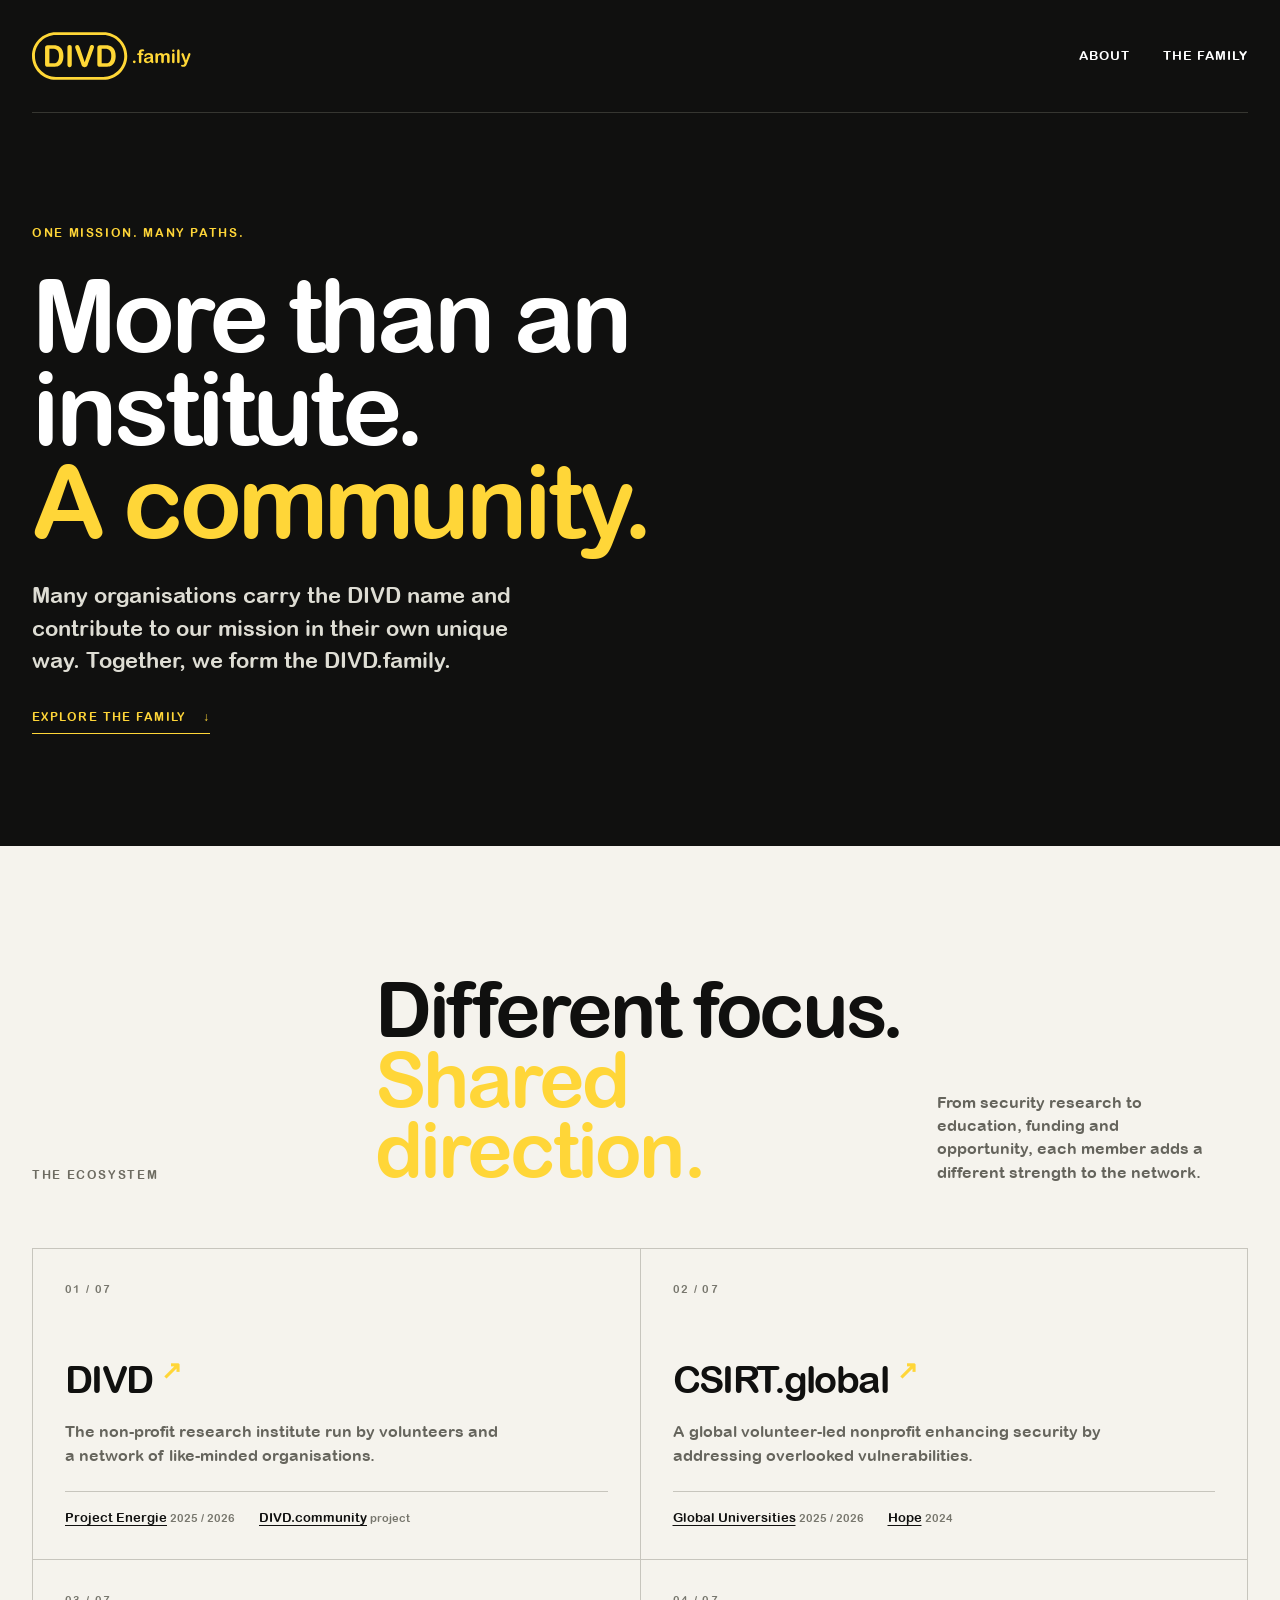
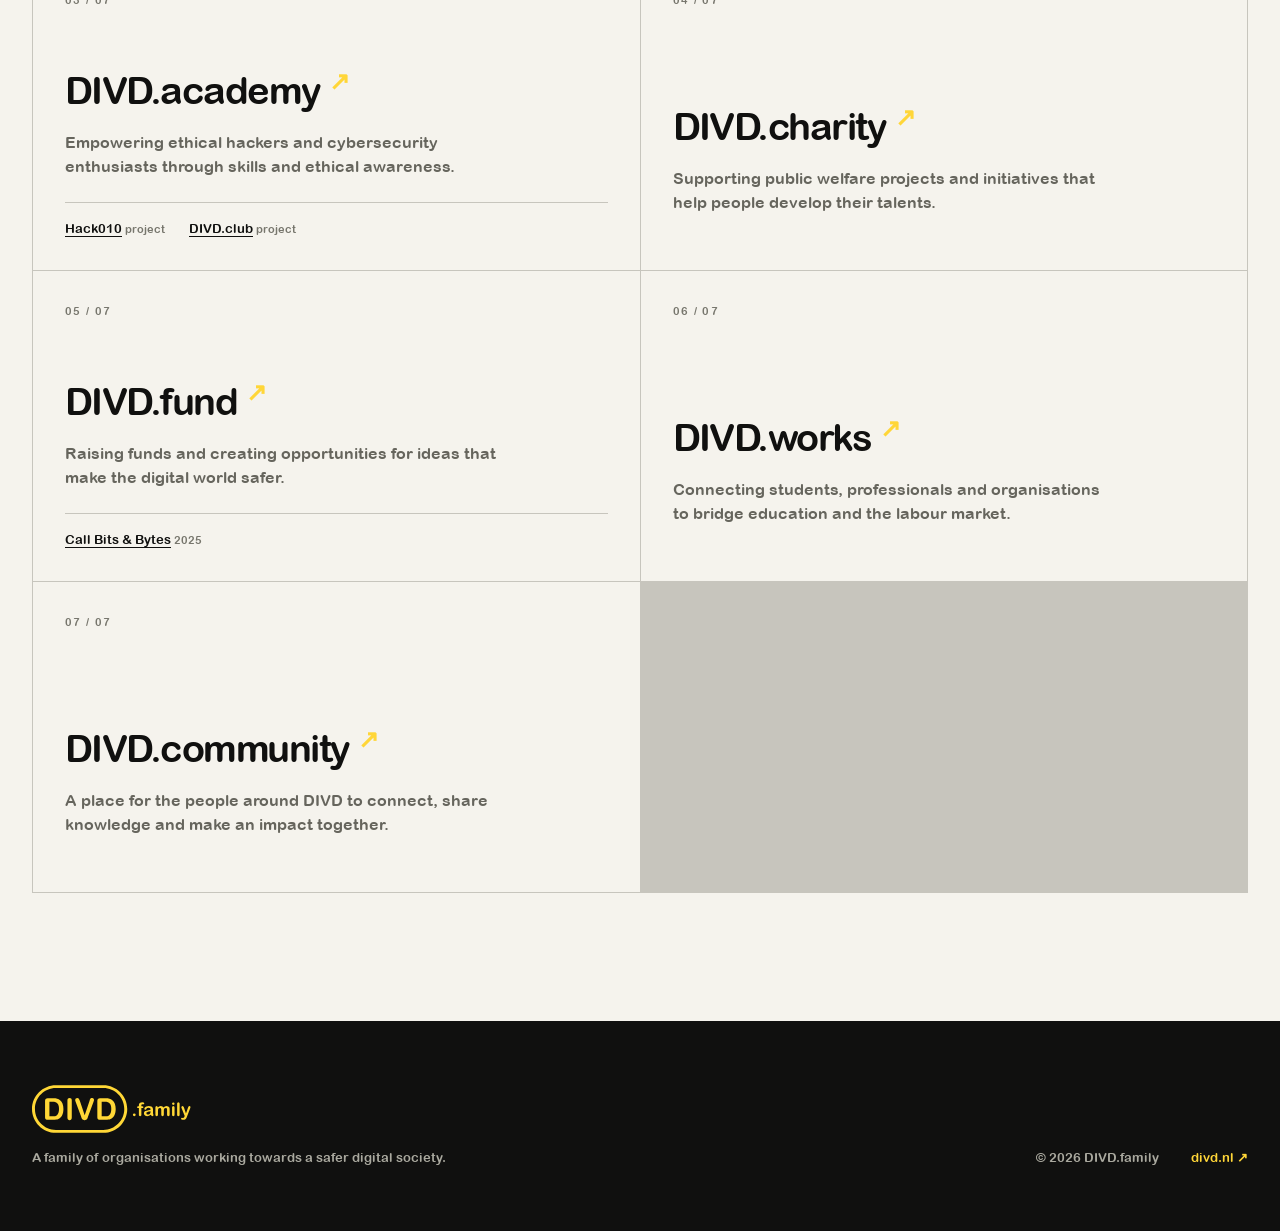
<file: index.html>
<!DOCTYPE html>
<html lang="en">
  <head>
    <meta charset="UTF-8" />
    <meta name="viewport" content="width=device-width, initial-scale=1.0" />
    <meta name="description" content="Meet the organisations and initiatives that make up the DIVD.family." />
    <title>DIVD.family | One mission, many paths</title>
    <link rel="stylesheet" href="css/reset-2.0.min.css" />
    <link rel="stylesheet" href="css/style.css" />
    <script type="module" src="js/code.js"></script>
  </head>
  <body>
    <a class="skip-link" href="#organisations">Skip to organisations</a>
    <header class="site-header">
      <a class="brand" href="/" aria-label="DIVD.family home">
        <img src="img/divd-family-logo.svg" alt="DIVD.family" width="159" height="48" />
      </a>
      <nav aria-label="Main navigation">
        <a href="#about">About</a>
        <a href="#organisations">The family</a>
        
      </nav>
    </header>

    <main>
      <section class="hero" id="about">
        <div class="hero-copy">
          <p class="eyebrow">One mission. Many paths.</p>
          <h1>More than an institute.<br /><em>A community.</em></h1>
          <p class="intro">Many organisations carry the DIVD name and contribute to our mission in their own unique way. Together, we form the DIVD.family.</p>
          <a class="text-link" href="#organisations">Explore the family <span aria-hidden="true">↓</span></a>
        </div>
      </section>

      <section class="family-section" id="organisations">
        <div class="section-heading">
          <p class="eyebrow">The ecosystem</p>
          <h2>Different focus.<br /><em>Shared direction.</em></h2>
          <p>From security research to education, funding and opportunity, each member adds a different strength to the network.</p>
        </div>

        <div class="org-grid">
          <article class="org org-featured" id="divd" data-rss="https://csirt.divd.nl/feed.xml">
            <div class="org-number">01 / 07</div>
            <h3><a href="https://www.divd.nl/who-we-are/" target="_blank" rel="noreferrer">DIVD <span aria-hidden="true">↗</span></a></h3>
            <p>The non-profit research institute run by volunteers and a network of like-minded organisations.</p>
            <ul class="project-list"><li><a href="https://www.divd.nl/energie/" target="_blank" rel="noreferrer">Project Energie</a> <small>2025 / 2026</small></li><li><a href="https://divd.community" target="_blank" rel="noreferrer">DIVD.community</a> <small>project</small></li></ul>
            <div class="latest-news" aria-live="polite"><span class="news-label">Latest update</span><span class="news-status">Loading news...</span></div>
          </article>
          <article class="org" id="csirt" data-rss="https://csirt.substack.com/feed"><div class="org-number">02 / 07</div><h3><a href="https://csirt.global/" target="_blank" rel="noreferrer">CSIRT.global <span aria-hidden="true">↗</span></a></h3><p>A global volunteer-led nonprofit enhancing security by addressing overlooked vulnerabilities.</p><ul class="project-list"><li><a href="https://github.com/csirt-global/project-global-universities" target="_blank" rel="noreferrer">Global Universities</a> <small>2025 / 2026</small></li><li><a href="https://csirt.global/cases/CG-2024-00003/index.html" target="_blank" rel="noreferrer">Hope</a> <small>2024</small></li></ul><div class="latest-news" aria-live="polite"><span class="news-label">Latest update</span><span class="news-status">Loading news...</span></div></article>
          <article class="org" id="academy" data-rss="https://divdacademy.substack.com/feed"><div class="org-number">03 / 07</div><h3><a href="https://DIVD.Academy" target="_blank" rel="noreferrer">DIVD.academy <span aria-hidden="true">↗</span></a></h3><p>Empowering ethical hackers and cybersecurity enthusiasts through skills and ethical awareness.</p><ul class="project-list"><li><a href="https://www.itcampus.nl/projecten/hack-010" target="_blank" rel="noreferrer">Hack010</a> <small>project</small></li><li><a href="https://divd.club/" target="_blank" rel="noreferrer">DIVD.club</a> <small>project</small></li></ul><div class="latest-news" aria-live="polite"><span class="news-label">Latest update</span><span class="news-status">Loading news...</span></div></article>
          <article class="org" id="charity" data-rss="https://divdcharity.substack.com/feed"><div class="org-number">04 / 07</div><h3><a href="https://DIVD.charity" target="_blank" rel="noreferrer">DIVD.charity <span aria-hidden="true">↗</span></a></h3><p>Supporting public welfare projects and initiatives that help people develop their talents.</p><div class="latest-news" aria-live="polite"><span class="news-label">Latest update</span><span class="news-status">Loading news...</span></div></article>
          <article class="org" id="fund" data-rss="https://divd.fund/feed/"><div class="org-number">05 / 07</div><h3><a href="https://divd.fund" target="_blank" rel="noreferrer">DIVD.fund <span aria-hidden="true">↗</span></a></h3><p>Raising funds and creating opportunities for ideas that make the digital world safer.</p><ul class="project-list"><li><a href="https://divd.fund/bits-bytes/" target="_blank" rel="noreferrer">Call Bits &amp; Bytes</a> <small>2025</small></li></ul><div class="latest-news" aria-live="polite"><span class="news-label">Latest update</span><span class="news-status">Loading news...</span></div></article>
          <article class="org" id="works" data-rss="https://newsroom.divd.works/feed"><div class="org-number">06 / 07</div><h3><a href="https://divd.works" target="_blank" rel="noreferrer">DIVD.works <span aria-hidden="true">↗</span></a></h3><p>Connecting students, professionals and organisations to bridge education and the labour market.</p><div class="latest-news" aria-live="polite"><span class="news-label">Latest update</span><span class="news-status">Loading news...</span></div></article>
          <article class="org" id="community" data-rss="https://divdcommunity.substack.com/feed/"><div class="org-number">07 / 07</div><h3><a href="https://divd.community" target="_blank" rel="noreferrer">DIVD.community <span aria-hidden="true">↗</span></a></h3><p>A place for the people around DIVD to connect, share knowledge and make an impact together.</p><div class="latest-news" aria-live="polite"><span class="news-label">Latest update</span><span class="news-status">Loading news...</span></div></article>
        </div>
      </section>
    </main>
    <footer class="site-footer">
      <div><img src="img/divd-family-logo.svg" alt="DIVD.family" width="159" height="48" /><p>A family of organisations working towards a safer digital society.</p></div>
      <div class="footer-meta"><span>© 2026 DIVD.family</span><a href="https://www.divd.nl/who-we-are/" target="_blank" rel="noreferrer">divd.nl <span aria-hidden="true">↗</span></a></div>
    </footer>
  </body>
</html>
</file>
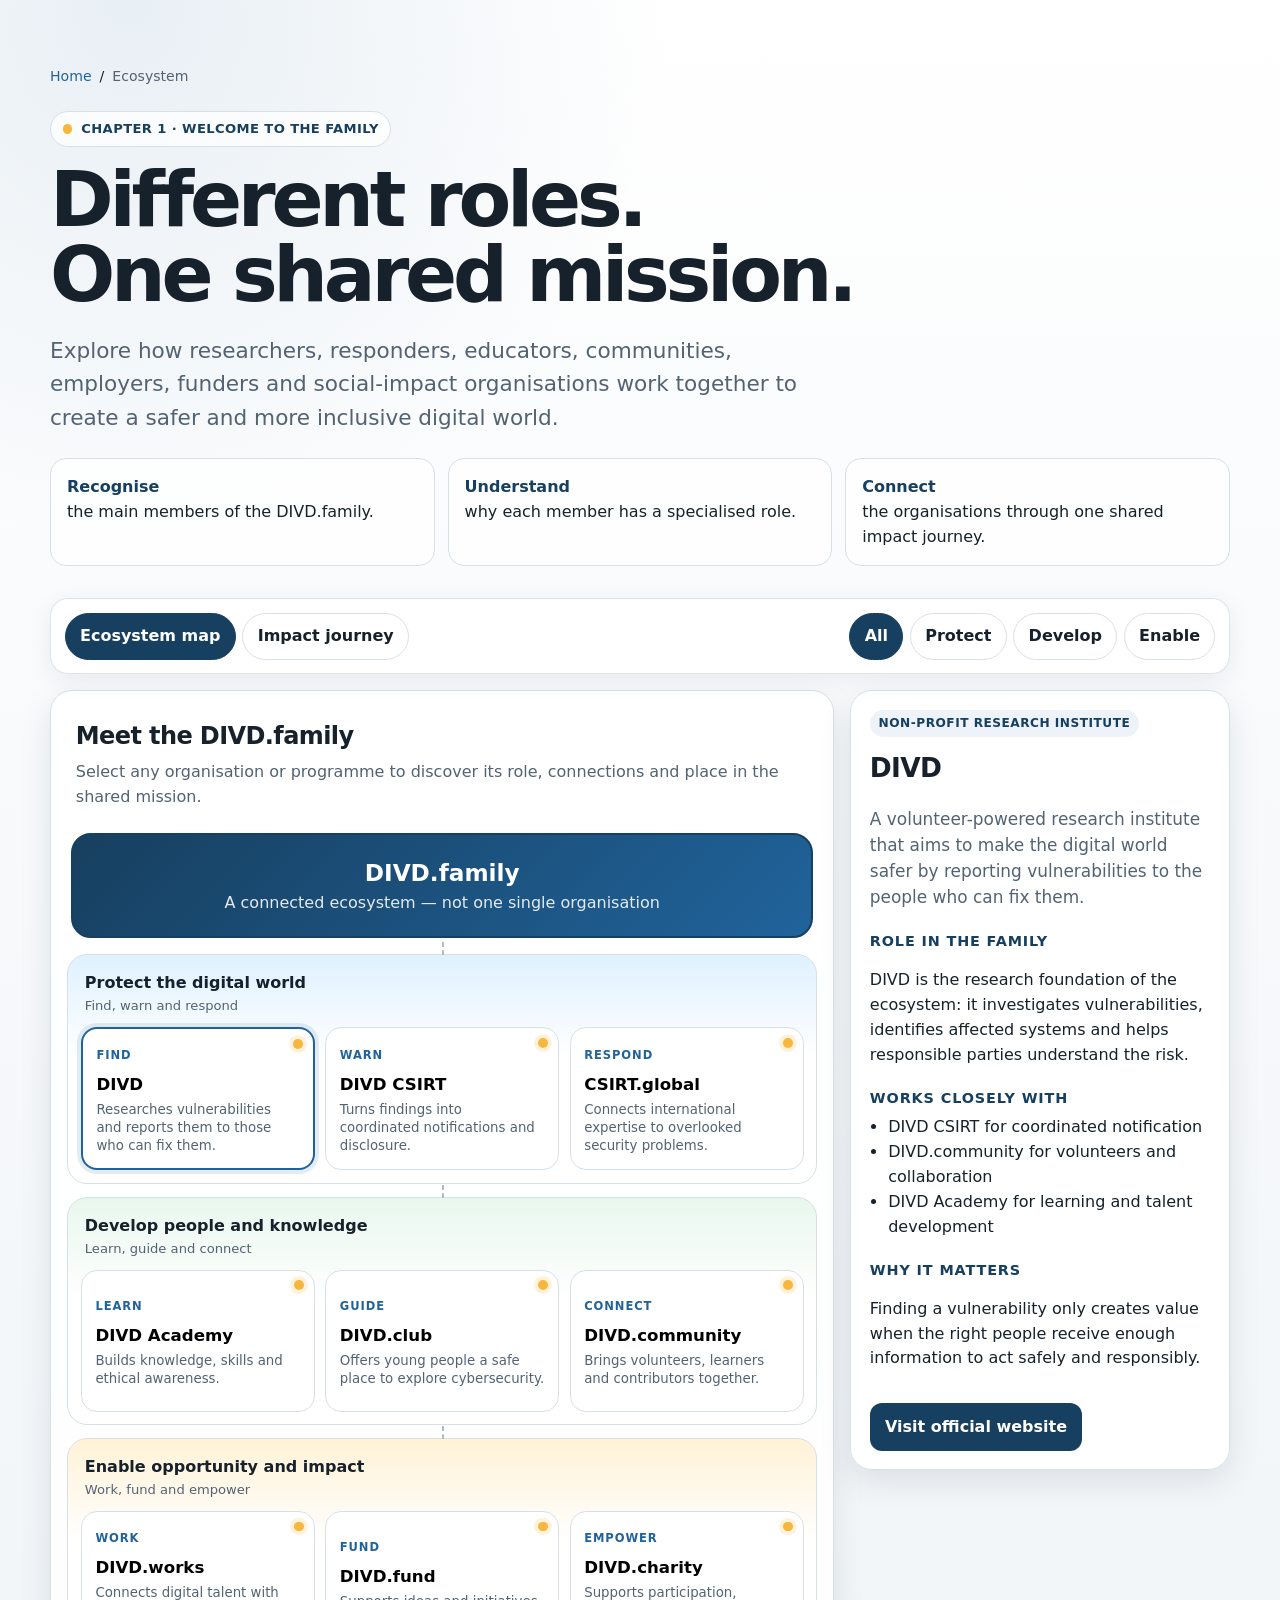
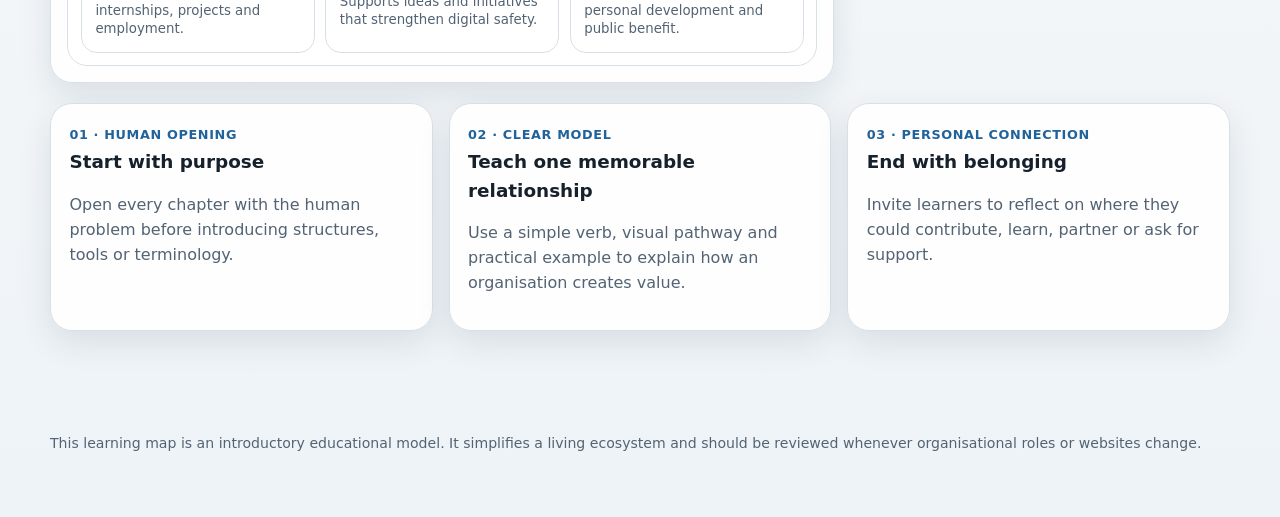
<file: about/chapter-1.html>
<!doctype html>
<html lang="en">
<head>
  <meta charset="utf-8" />
  <meta name="viewport" content="width=device-width, initial-scale=1" />
  <meta name="description" content="Interactive introduction to the DIVD.family ecosystem." />
  <title>Meet the DIVD.family — Interactive Map</title>
  <style>
    :root{
      --ink:#16212b;
      --muted:#536373;
      --paper:#f7f9fb;
      --surface:#ffffff;
      --line:#d8e0e7;
      --brand:#173f5f;
      --brand-2:#20639b;
      --accent:#f6b73c;
      --protect:#dff1ff;
      --develop:#e8f7ee;
      --enable:#fff2d6;
      --focus:#8a2be2;
      --shadow:0 12px 32px rgba(17,38,58,.10);
      --radius:22px;
      --max:1180px;
    }
    *{box-sizing:border-box}
    html{scroll-behavior:smooth}
    body{
      margin:0;
      color:var(--ink);
      background:
        radial-gradient(circle at 10% 0%, rgba(32,99,155,.10), transparent 34rem),
        linear-gradient(180deg,#fff 0%,var(--paper) 42%,#eef3f7 100%);
      font-family:Inter,ui-sans-serif,system-ui,-apple-system,BlinkMacSystemFont,"Segoe UI",sans-serif;
      line-height:1.55;
    }
    button,a{font:inherit}
    a{color:var(--brand-2)}
    a:focus-visible,button:focus-visible{
      outline:4px solid color-mix(in srgb, var(--focus) 55%, white);
      outline-offset:3px;
    }
    .skip{
      position:absolute;left:-999px;top:auto;
    }
    .skip:focus{
      left:1rem;top:1rem;z-index:50;background:#fff;padding:.75rem 1rem;border-radius:.6rem;
    }
    .shell{width:min(var(--max),calc(100% - 2rem));margin-inline:auto}
    header{padding:3.6rem 0 2rem}
    .eyebrow{
      display:inline-flex;align-items:center;gap:.55rem;
      padding:.42rem .72rem;border:1px solid var(--line);border-radius:999px;
      background:rgba(255,255,255,.78);font-size:.82rem;font-weight:750;letter-spacing:.03em;
      text-transform:uppercase;color:var(--brand);
    }
    .eyebrow::before{content:"";width:.62rem;height:.62rem;border-radius:50%;background:var(--accent)}
    h1{font-size:clamp(2.35rem,6vw,5rem);line-height:.98;margin:.9rem 0 1rem;letter-spacing:-.055em;max-width:920px}
    .lede{font-size:clamp(1.05rem,2vw,1.35rem);max-width:780px;color:var(--muted)}
    .promise{
      margin-top:1.5rem;display:grid;grid-template-columns:repeat(3,1fr);gap:.8rem;
    }
    .promise div{
      background:rgba(255,255,255,.78);border:1px solid var(--line);border-radius:16px;padding:1rem;
    }
    .promise strong{display:block;color:var(--brand)}
    main{padding-bottom:4rem}
    .toolbar{
      position:sticky;top:0;z-index:10;
      display:flex;justify-content:space-between;align-items:center;gap:1rem;flex-wrap:wrap;
      padding:.85rem;margin:0 0 1rem;border:1px solid rgba(216,224,231,.85);
      border-radius:18px;background:rgba(255,255,255,.90);backdrop-filter:blur(10px);box-shadow:0 6px 25px rgba(17,38,58,.07)
    }
    .segmented,.filters{display:flex;gap:.4rem;flex-wrap:wrap}
    .control{
      border:1px solid var(--line);background:#fff;color:var(--ink);border-radius:999px;
      padding:.62rem .9rem;cursor:pointer;font-weight:700
    }
    .control[aria-pressed="true"]{background:var(--brand);border-color:var(--brand);color:#fff}
    .map-layout{display:grid;grid-template-columns:minmax(0,1.55fr) minmax(290px,.75fr);gap:1rem;align-items:start}
    .canvas,.details,.lesson-card{
      border:1px solid var(--line);background:rgba(255,255,255,.95);border-radius:var(--radius);box-shadow:var(--shadow)
    }
    .canvas{padding:1rem;min-height:670px;overflow:hidden}
    .map-intro{padding:.55rem .55rem 1rem}
    .map-intro h2,.details h2{margin:.1rem 0 .35rem;letter-spacing:-.025em}
    .map-intro p{color:var(--muted);margin:.25rem 0}
    .hub{
      display:flex;align-items:center;justify-content:center;min-height:105px;
      border:2px solid var(--brand);border-radius:20px;background:linear-gradient(135deg,#173f5f,#20639b);
      color:#fff;text-align:center;padding:1.1rem;margin:.2rem .25rem 1rem;
    }
    .hub strong{font-size:1.45rem;display:block}
    .hub span{opacity:.88}
    .group{border:1px solid var(--line);border-radius:20px;padding:.8rem;margin-top:.8rem;position:relative}
    .group::before{
      content:"";position:absolute;top:-.8rem;left:50%;height:.8rem;border-left:2px dashed #aebbc6;
    }
    .group-head{display:flex;align-items:center;justify-content:space-between;gap:1rem;padding:.2rem .25rem .65rem}
    .group-head h3{margin:0;font-size:1rem}
    .group-head p{margin:0;color:var(--muted);font-size:.82rem}
    .protect{background:linear-gradient(180deg,var(--protect),#fff 45%)}
    .develop{background:linear-gradient(180deg,var(--develop),#fff 45%)}
    .enable{background:linear-gradient(180deg,var(--enable),#fff 45%)}
    .nodes{display:grid;grid-template-columns:repeat(3,minmax(0,1fr));gap:.65rem}
    .node{
      min-height:142px;width:100%;text-align:left;border:1px solid var(--line);border-radius:16px;
      background:#fff;padding:.85rem;cursor:pointer;transition:transform .18s ease,box-shadow .18s ease,border-color .18s ease;
      position:relative;
    }
    .node:hover{transform:translateY(-3px);box-shadow:0 10px 22px rgba(17,38,58,.12);border-color:#9eb4c6}
    .node[aria-pressed="true"]{border:2px solid var(--brand-2);box-shadow:0 0 0 4px rgba(32,99,155,.12)}
    .node .verb{font-size:.72rem;text-transform:uppercase;letter-spacing:.08em;color:var(--brand-2);font-weight:850}
    .node strong{display:block;font-size:1.04rem;margin:.3rem 0 .2rem}
    .node small{display:block;color:var(--muted);line-height:1.35}
    .kind{
      position:absolute;right:.62rem;top:.62rem;width:.62rem;height:.62rem;border-radius:50%;
      background:var(--accent);box-shadow:0 0 0 4px rgba(246,183,60,.18)
    }
    .details{padding:1.15rem;position:sticky;top:5.7rem}
    .details .tag{
      display:inline-flex;padding:.28rem .55rem;border-radius:999px;background:#edf3f8;color:var(--brand);
      font-size:.76rem;font-weight:800;text-transform:uppercase;letter-spacing:.04em
    }
    .details h2{font-size:1.65rem;margin-top:.65rem}
    .details .summary{font-size:1.06rem;color:var(--muted)}
    .details h3{font-size:.9rem;text-transform:uppercase;letter-spacing:.06em;margin:1.2rem 0 .4rem;color:var(--brand)}
    .details ul{padding-left:1.15rem;margin:.35rem 0}
    .details .cta{
      display:inline-flex;align-items:center;justify-content:center;text-decoration:none;
      margin-top:1rem;padding:.72rem .95rem;background:var(--brand);color:#fff;border-radius:12px;font-weight:800;
    }
    .journey{display:none;padding:.5rem}
    .journey.active{display:block}
    .ecosystem.hidden{display:none}
    .journey-track{display:grid;gap:.65rem}
    .step{
      display:grid;grid-template-columns:64px 1fr auto;gap:.8rem;align-items:center;
      border:1px solid var(--line);background:#fff;border-radius:16px;padding:.8rem;
    }
    .step-num{
      width:52px;height:52px;border-radius:50%;display:grid;place-items:center;background:var(--brand);color:#fff;font-weight:900
    }
    .step h3{margin:0;font-size:1rem}
    .step p{margin:.1rem 0;color:var(--muted);font-size:.9rem}
    .step button{border:0;background:#edf3f8;border-radius:999px;padding:.5rem .7rem;cursor:pointer;font-weight:800;color:var(--brand)}
    .lesson-standard{margin-top:1.2rem;display:grid;grid-template-columns:repeat(3,1fr);gap:1rem}
    .lesson-card{padding:1.15rem}
    .lesson-card h2{font-size:1.15rem;margin:.1rem 0 .5rem}
    .lesson-card p{color:var(--muted)}
    .lesson-card .number{font-weight:900;color:var(--brand-2);font-size:.8rem;letter-spacing:.05em}
    footer{padding:1.5rem 0 3rem;color:var(--muted);font-size:.88rem}
    .sr-only{
      position:absolute;width:1px;height:1px;padding:0;margin:-1px;overflow:hidden;clip:rect(0,0,0,0);white-space:nowrap;border:0
    }
    @media (max-width:900px){
      .map-layout{grid-template-columns:1fr}
      .details{position:relative;top:auto}
      .promise,.lesson-standard{grid-template-columns:1fr}
    }
    @media (max-width:650px){
      header{padding-top:2.4rem}
      .nodes{grid-template-columns:1fr}
      .canvas{min-height:unset}
      .step{grid-template-columns:52px 1fr}
      .step button{grid-column:2;justify-self:start}
    }
    @media (prefers-reduced-motion:reduce){
      *{scroll-behavior:auto!important;transition:none!important}
    }
  </style>
  <script type="application/ld+json">
  {
    "@context": "https://schema.org",
    "@type": "BreadcrumbList",
    "itemListElement": [
      {
        "@type": "ListItem",
        "position": 1,
        "name": "Home",
        "item": "https://divd.family/"
      },
      {
        "@type": "ListItem",
        "position": 2,
        "name": "Ecosystem",
        "item": "https://divd.family/about/chapter-1.html"
      }
    ]
  }
  </script>
  <style>
    .breadcrumb {
      padding: 0.5rem 0;
      font-size: 0.88rem;
      margin-bottom: 1rem;
    }
    .breadcrumb nav {
      display: flex;
      gap: 0.5rem;
      align-items: center;
    }
    .breadcrumb a {
      color: var(--brand-2);
      text-decoration: none;
    }
    .breadcrumb a:hover {
      text-decoration: underline;
    }
    .breadcrumb [aria-current="page"] {
      color: var(--muted);
      cursor: default;
    }
  </style>
</head>
<body>
<a class="skip" href="#map">Skip to the family map</a>

<header class="shell">
  <div class="breadcrumb">
    <nav aria-label="Breadcrumb">
      <a href="/">Home</a>
      <span aria-hidden="true">/</span>
      <span aria-current="page">Ecosystem</span>
    </nav>
  </div>
  <span class="eyebrow">Chapter 1 · Welcome to the family</span>
  <h1>Different roles.<br>One shared mission.</h1>
  <p class="lede">Explore how researchers, responders, educators, communities, employers, funders and social-impact organisations work together to create a safer and more inclusive digital world.</p>
  <div class="promise" aria-label="Chapter learning outcomes">
    <div><strong>Recognise</strong>the main members of the DIVD.family.</div>
    <div><strong>Understand</strong>why each member has a specialised role.</div>
    <div><strong>Connect</strong>the organisations through one shared impact journey.</div>
  </div>
</header>

<main class="shell" id="map">
  <div class="toolbar" aria-label="Map controls">
    <div class="segmented" aria-label="Choose a view">
      <button class="control view-control" data-view="ecosystem" aria-pressed="true">Ecosystem map</button>
      <button class="control view-control" data-view="journey" aria-pressed="false">Impact journey</button>
    </div>
    <div class="filters" aria-label="Filter organisations">
      <button class="control filter-control" data-filter="all" aria-pressed="true">All</button>
      <button class="control filter-control" data-filter="protect" aria-pressed="false">Protect</button>
      <button class="control filter-control" data-filter="develop" aria-pressed="false">Develop</button>
      <button class="control filter-control" data-filter="enable" aria-pressed="false">Enable</button>
    </div>
  </div>

  <section class="map-layout">
    <div class="canvas">
      <div class="map-intro">
        <h2>Meet the DIVD.family</h2>
        <p>Select any organisation or programme to discover its role, connections and place in the shared mission.</p>
      </div>

      <div class="ecosystem" id="ecosystemView">
        <div class="hub">
          <div><strong>DIVD.family</strong><span>A connected ecosystem — not one single organisation</span></div>
        </div>

        <section class="group protect" data-group="protect">
          <div class="group-head"><div><h3>Protect the digital world</h3><p>Find, warn and respond</p></div></div>
          <div class="nodes">
            <button class="node" data-id="divd" aria-pressed="true"><span class="kind"></span><span class="verb">Find</span><strong>DIVD</strong><small>Researches vulnerabilities and reports them to those who can fix them.</small></button>
            <button class="node" data-id="csirt" aria-pressed="false"><span class="kind"></span><span class="verb">Warn</span><strong>DIVD CSIRT</strong><small>Turns findings into coordinated notifications and disclosure.</small></button>
            <button class="node" data-id="global" aria-pressed="false"><span class="kind"></span><span class="verb">Respond</span><strong>CSIRT.global</strong><small>Connects international expertise to overlooked security problems.</small></button>
          </div>
        </section>

        <section class="group develop" data-group="develop">
          <div class="group-head"><div><h3>Develop people and knowledge</h3><p>Learn, guide and connect</p></div></div>
          <div class="nodes">
            <button class="node" data-id="academy" aria-pressed="false"><span class="kind"></span><span class="verb">Learn</span><strong>DIVD Academy</strong><small>Builds knowledge, skills and ethical awareness.</small></button>
            <button class="node" data-id="club" aria-pressed="false"><span class="kind"></span><span class="verb">Guide</span><strong>DIVD.club</strong><small>Offers young people a safe place to explore cybersecurity.</small></button>
            <button class="node" data-id="community" aria-pressed="false"><span class="kind"></span><span class="verb">Connect</span><strong>DIVD.community</strong><small>Brings volunteers, learners and contributors together.</small></button>
          </div>
        </section>

        <section class="group enable" data-group="enable">
          <div class="group-head"><div><h3>Enable opportunity and impact</h3><p>Work, fund and empower</p></div></div>
          <div class="nodes">
            <button class="node" data-id="works" aria-pressed="false"><span class="kind"></span><span class="verb">Work</span><strong>DIVD.works</strong><small>Connects digital talent with internships, projects and employment.</small></button>
            <button class="node" data-id="fund" aria-pressed="false"><span class="kind"></span><span class="verb">Fund</span><strong>DIVD.fund</strong><small>Supports ideas and initiatives that strengthen digital safety.</small></button>
            <button class="node" data-id="charity" aria-pressed="false"><span class="kind"></span><span class="verb">Empower</span><strong>DIVD.charity</strong><small>Supports participation, personal development and public benefit.</small></button>
          </div>
        </section>
      </div>

      <div class="journey" id="journeyView" aria-label="DIVD family impact journey">
        <div class="journey-track" id="journeyTrack"></div>
      </div>
    </div>

    <aside class="details" aria-live="polite" aria-atomic="true">
      <span class="tag" id="detailKind">Non-profit research institute</span>
      <h2 id="detailTitle">DIVD</h2>
      <p class="summary" id="detailSummary"></p>
      <h3>Role in the family</h3>
      <p id="detailRole"></p>
      <h3>Works closely with</h3>
      <ul id="detailConnections"></ul>
      <h3>Why it matters</h3>
      <p id="detailWhy"></p>
      <a class="cta" id="detailLink" href="https://www.divd.nl/" target="_blank" rel="noopener noreferrer">Visit official website</a>
    </aside>
  </section>

  <section class="lesson-standard" aria-label="Narrative standard for later chapters">
    <article class="lesson-card"><span class="number">01 · HUMAN OPENING</span><h2>Start with purpose</h2><p>Open every chapter with the human problem before introducing structures, tools or terminology.</p></article>
    <article class="lesson-card"><span class="number">02 · CLEAR MODEL</span><h2>Teach one memorable relationship</h2><p>Use a simple verb, visual pathway and practical example to explain how an organisation creates value.</p></article>
    <article class="lesson-card"><span class="number">03 · PERSONAL CONNECTION</span><h2>End with belonging</h2><p>Invite learners to reflect on where they could contribute, learn, partner or ask for support.</p></article>
  </section>
</main>

<footer class="shell">
  <p>This learning map is an introductory educational model. It simplifies a living ecosystem and should be reviewed whenever organisational roles or websites change.</p>
</footer>

<script>
const organisations = {
  divd: {
    title:"DIVD", kind:"Non-profit research institute", verb:"Find",
    summary:"A volunteer-powered research institute that aims to make the digital world safer by reporting vulnerabilities to the people who can fix them.",
    role:"DIVD is the research foundation of the ecosystem: it investigates vulnerabilities, identifies affected systems and helps responsible parties understand the risk.",
    connections:["DIVD CSIRT for coordinated notification","DIVD.community for volunteers and collaboration","DIVD Academy for learning and talent development"],
    why:"Finding a vulnerability only creates value when the right people receive enough information to act safely and responsibly.",
    link:"https://www.divd.nl/"
  },
  csirt: {
    title:"DIVD CSIRT", kind:"Operational team within DIVD", verb:"Warn",
    summary:"The operational response function that turns research findings into coordinated notification and responsible disclosure.",
    role:"DIVD CSIRT helps organise cases, locate responsible contacts, send notifications and follow up so that discovered risks can be reduced.",
    connections:["DIVD researchers who provide findings","Affected organisations that can remediate","Trusted security and response partners"],
    why:"A technical finding is not the finish line. Clear, careful notification is what gives an organisation the opportunity to repair the problem.",
    link:"https://csirt.divd.nl/"
  },
  global: {
    title:"CSIRT.global", kind:"Global volunteer-led non-profit", verb:"Respond",
    summary:"An international community focused on solving overlooked vulnerabilities and helping make the connected world more secure.",
    role:"CSIRT.global expands the family’s reach across borders through international research, response networks and collaborative projects.",
    connections:["DIVD for vulnerability knowledge and shared values","Universities and international partners","Researchers and incident-response professionals"],
    why:"Digital systems cross national and organisational boundaries, so effective response depends on trusted international cooperation.",
    link:"https://csirt.global/"
  },
  academy: {
    title:"DIVD Academy", kind:"Learning organisation", verb:"Learn",
    summary:"A safe learning environment that increases knowledge, practical skills and ethical awareness while connecting young talent.",
    role:"The Academy develops learners and emerging professionals through education, practical experience, mentoring and learning by doing.",
    connections:["DIVD and CSIRT.global for real-world context","DIVD.club for younger learners","DIVD.works for internships and practical opportunities"],
    why:"Cybersecurity requires more than technical ability. People also need judgement, ethical awareness, guidance and opportunities to practise responsibly.",
    link:"https://the.divd.academy/"
  },
  club: {
    title:"DIVD.club", kind:"Youth learning programme", verb:"Guide",
    summary:"A place where children and young people can explore computer security, hacking and digital self-defence with guidance.",
    role:"DIVD.club provides an early, safe entry point for young people whose curiosity can grow into ethical skills and positive participation.",
    connections:["DIVD Academy for learning pathways","Parents and guardians","The wider DIVD community and mentors"],
    why:"Curiosity becomes constructive when young people understand boundaries, responsibility and how to use their skills for public benefit.",
    link:"https://www.divd.club/"
  },
  community: {
    title:"DIVD.community", kind:"Shared community", verb:"Connect",
    summary:"The common meeting place for volunteers, learners, researchers, mentors and people interested in contributing.",
    role:"The community is the human connective tissue of the family: it helps people meet, ask questions, discover projects and find a place to contribute.",
    connections:["Every organisation in the DIVD.family","Volunteers and aspiring contributors","Community managers and project teams"],
    why:"Strong digital security is created by trusted relationships, shared learning and people who are willing to help one another.",
    link:"https://divd.community/"
  },
  works: {
    title:"DIVD.works", kind:"Talent and opportunity organisation", verb:"Work",
    summary:"Connects young digital talent with employers, internships, projects, graduation placements and suitable work.",
    role:"DIVD.works helps translate learning and potential into practical experience, professional development and useful project outcomes.",
    connections:["DIVD Academy for talent development","Employers and project owners","Students, interns and young professionals"],
    why:"Talent can be lost when people cannot access a suitable internship, network or first opportunity. A bridge into meaningful work changes that.",
    link:"https://divd.works/"
  },
  fund: {
    title:"DIVD.fund", kind:"Independent support foundation", verb:"Fund",
    summary:"Raises and directs funding toward initiatives that make the internet safer, healthier and more robust.",
    role:"DIVD.fund connects ideas, capital, knowledge and talent so promising projects can move from intention to implementation.",
    connections:["Independent sister organisations in the DIVD.family","Donors, businesses and funding partners","Innovators and project teams"],
    why:"Public-interest ideas still need resources, structure and trust. Funding gives people the capacity to test, build and scale useful solutions.",
    link:"https://divd.fund/"
  },
  charity: {
    title:"DIVD.charity", kind:"Social-impact foundation", verb:"Empower",
    summary:"Supports public-benefit projects, mentorship, education, skills and opportunities for people and communities.",
    role:"DIVD.charity broadens access by helping people develop their talents and participate in ways that create positive social impact.",
    connections:["DIVD Academy for education and skills","DIVD.fund for support and resources","Communities, mentors and participants"],
    why:"Talent exists everywhere, but access, confidence, guidance and opportunity do not. Social support helps more people become active contributors.",
    link:"https://divd.charity/"
  }
};

const journeyOrder = ["divd","csirt","global","academy","club","community","works","fund","charity"];
const detail = {
  kind: document.getElementById("detailKind"),
  title: document.getElementById("detailTitle"),
  summary: document.getElementById("detailSummary"),
  role: document.getElementById("detailRole"),
  connections: document.getElementById("detailConnections"),
  why: document.getElementById("detailWhy"),
  link: document.getElementById("detailLink")
};

function selectOrganisation(id, scroll=false){
  const item=organisations[id];
  if(!item) return;
  document.querySelectorAll(".node").forEach(n=>n.setAttribute("aria-pressed",String(n.dataset.id===id)));
  detail.kind.textContent=item.kind;
  detail.title.textContent=item.title;
  detail.summary.textContent=item.summary;
  detail.role.textContent=item.role;
  detail.connections.innerHTML=item.connections.map(x=>`<li>${x}</li>`).join("");
  detail.why.textContent=item.why;
  detail.link.href=item.link;
  detail.link.setAttribute("aria-label",`Visit the official ${item.title} website`);
  if(scroll && window.innerWidth<901) document.querySelector(".details").scrollIntoView({behavior:"smooth",block:"start"});
}

document.querySelectorAll(".node").forEach(node=>{
  node.addEventListener("click",()=>selectOrganisation(node.dataset.id,true));
});

const journeyTrack=document.getElementById("journeyTrack");
journeyTrack.innerHTML=journeyOrder.map((id,index)=>{
  const o=organisations[id];
  return `<article class="step">
    <div class="step-num">${index+1}</div>
    <div><h3>${o.verb} · ${o.title}</h3><p>${o.summary}</p></div>
    <button type="button" data-journey-id="${id}" aria-label="Explore ${o.title}">Explore</button>
  </article>`;
}).join("");
journeyTrack.addEventListener("click",event=>{
  const button=event.target.closest("[data-journey-id]");
  if(button) selectOrganisation(button.dataset.journeyId,true);
});

document.querySelectorAll(".view-control").forEach(button=>{
  button.addEventListener("click",()=>{
    const view=button.dataset.view;
    document.querySelectorAll(".view-control").forEach(b=>b.setAttribute("aria-pressed",String(b===button)));
    document.getElementById("ecosystemView").classList.toggle("hidden",view!=="ecosystem");
    document.getElementById("journeyView").classList.toggle("active",view==="journey");
    document.querySelector(".filters").style.visibility=view==="ecosystem"?"visible":"hidden";
  });
});

document.querySelectorAll(".filter-control").forEach(button=>{
  button.addEventListener("click",()=>{
    const filter=button.dataset.filter;
    document.querySelectorAll(".filter-control").forEach(b=>b.setAttribute("aria-pressed",String(b===button)));
    document.querySelectorAll(".group").forEach(group=>{
      group.hidden=filter!=="all" && group.dataset.group!==filter;
    });
  });
});

selectOrganisation("divd");
</script>
</body>
</html>
</file>
<file: css/style.css>
@font-face {
    font-family: 'Arial Rounded MT';
    src: url('../fonts/ArialRoundedMTBold.eot');
    src: url('../fonts/ArialRoundedMTBold.eot?#iefix') format('embedded-opentype'),
        url('../fonts/ArialRoundedMTBold.woff2') format('woff2'),
        url('../fonts/ArialRoundedMTBold.woff') format('woff'),
        url('../fonts/ArialRoundedMTBold.ttf') format('truetype'),
        url('../fonts/ArialRoundedMTBold.svg#ArialRoundedMTBold') format('svg');
    font-weight: bold;
    font-style: normal;
    font-display: swap;
}
:root { --black:#10100f; --yellow:#ffd638; --paper:#f5f3ed; --muted:#b8b7ae; --line:#363631; --max:1240px; }
* { box-sizing:border-box; }
html { scroll-behavior:smooth; }
body { margin:0; background:var(--black); color:#fff; font-family:'Arial Rounded MT', Arial, sans-serif; font-weight:bold; line-height:1.45; }
a { color:inherit; }
a:focus-visible { outline:3px solid var(--yellow); outline-offset:5px; }
.skip-link { position:absolute; left:-999px; top:1rem; background:var(--yellow); color:var(--black); padding:.7rem 1rem; z-index:5; }
.skip-link:focus { left:1rem; }
.site-header, .hero, .family-section, .site-footer { width:min(var(--max), calc(100% - 4rem)); margin-inline:auto; }
.site-header { display:flex; align-items:center; justify-content:space-between; padding:2rem 0; border-bottom:1px solid var(--line); }
.site-header .brand img, .site-footer img { display:block; width:159px; height:auto; }
nav { display:flex; align-items:center; gap:2rem; font-size:.82rem; text-transform:uppercase; letter-spacing:.08em; }
nav a, .footer-meta a { text-decoration:none; }
nav a:hover, .footer-meta a:hover { color:var(--yellow); }
.nav-cta { background:var(--yellow); color:var(--black); padding:.8rem 1rem; }
.nav-cta:hover { color:var(--black); background:#fff; }
.hero { min-height:clamp(560px, 75vh, 800px); display:grid; grid-template-columns:1.2fr .8fr; align-items:center; position:relative; overflow:hidden; }
.hero-copy { padding:7rem 0; position:relative; z-index:1; }
.eyebrow { color:var(--yellow); font-size:.73rem; letter-spacing:.14em; text-transform:uppercase; margin:0 0 1.6rem; }
h1, h2, h3, p { margin-top:0; }
h1, h2 { font-size:clamp(3.5rem, 8vw, 7.6rem); line-height:.91; letter-spacing:-.04em; margin-bottom:2rem; }
em { color:var(--yellow); font-style:normal; }
.intro { color:#deddd4; font-size:clamp(1.1rem, 1.8vw, 1.4rem); font-weight:normal; max-width:520px; }
.text-link { color:var(--yellow); display:inline-flex; gap:1rem; margin-top:2rem; padding-bottom:.45rem; border-bottom:1px solid var(--yellow); text-decoration:none; text-transform:uppercase; font-size:.75rem; letter-spacing:.12em; }
.text-link:hover { color:#fff; border-color:#fff; }
.family-section { background:var(--paper); color:var(--black); width:100%; padding:clamp(5rem, 10vw, 9rem) max(2rem, calc((100% - var(--max)) / 2)); }
.section-heading { display:grid; grid-template-columns:1fr 1.7fr 1fr; gap:2rem; align-items:end; margin-bottom:4rem; }
.section-heading .eyebrow { color:#6d6b61; margin:0; }
h2 { font-size:clamp(3rem, 6vw, 6rem); margin:0; }
.section-heading > p:last-child { font-weight:normal; color:#65645c; max-width:270px; margin:0; }
.org-grid { display:grid; grid-template-columns:repeat(2, 1fr); gap:1px; background:#c7c5bd; border:1px solid #c7c5bd; }
.org { background:var(--paper); min-height:310px; padding:2rem; display:flex; flex-direction:column; transition:background .2s ease, color .2s ease; }
.org:hover { background:var(--black); color:#fff; }
.org-number { color:#77766d; font-size:.7rem; letter-spacing:.12em; margin-bottom:auto; }
.org h3 { font-size:clamp(1.65rem, 3vw, 2.6rem); letter-spacing:-.04em; margin:2.5rem 0 .8rem; }
.org h3 a { text-decoration:none; }
.org h3 a span { color:var(--yellow); font-size:.65em; vertical-align:top; }
.org p { color:#66655d; font-weight:normal; max-width:440px; margin-bottom:1.5rem; }
.org:hover p { color:#c9c8c0; }
.project-list { list-style:none; border-top:1px solid #c7c5bd; padding:1rem 0 0; margin:0; display:flex; flex-wrap:wrap; gap:.45rem 1.5rem; }
.org:hover .project-list { border-color:#4c4c44; }
.project-list li { font-size:.82rem; }
.project-list a { color:var(--black); text-decoration:underline; text-underline-offset:3px; }
.org:hover .project-list a { color:var(--yellow); }
.project-list small { color:#77766d; font-size:.7rem; font-weight:normal; }
.latest-news { border-top:1px solid #c7c5bd; margin-top:1.2rem; padding-top:.8rem; font-size:.76rem; }
.latest-news:not(.has-news) { display:none; }
.news-label { display:block; color:#77766d; font-size:.65rem; letter-spacing:.12em; text-transform:uppercase; margin-bottom:.35rem; }
.news-status { display:block; font-weight:normal; color:#4d4c46; }
.news-status a { color:var(--black); display:block; text-decoration:underline; text-underline-offset:3px; }
.news-status small { color:#77766d; display:block; font-size:.68rem; margin-top:.25rem; }
.news-empty { color:#99978e; }
.org:hover .latest-news { border-color:#4c4c44; }
.org:hover .news-status, .org:hover .news-status small { color:#c9c8c0; }
.org:hover .news-status a { color:var(--yellow); }
.site-footer { display:flex; justify-content:space-between; gap:2rem; padding:4rem 0; color:#aaa99f; font-size:.8rem; }
.site-footer img { margin-bottom:1rem; }
.site-footer p { font-weight:normal; margin:0; }
.footer-meta { display:flex; align-items:flex-end; gap:2rem; }
.footer-meta a { color:var(--yellow); }
@media (max-width:800px) { .site-header, .hero, .site-footer { width:min(var(--max), calc(100% - 2rem)); } .site-header { padding:1.25rem 0; } nav a:not(.nav-cta) { display:none; } .hero { min-height:unset; padding-bottom:6rem; grid-template-columns:1fr; } .hero-copy { padding:5rem 0 2rem; } .section-heading { grid-template-columns:1fr; gap:1.2rem; margin-bottom:2.5rem; } .section-heading > p:last-child { max-width:500px; } .org-grid { grid-template-columns:1fr; } .org { min-height:270px; padding:1.5rem; } .site-footer { flex-direction:column; padding:3rem 0; } .footer-meta { align-items:flex-start; justify-content:space-between; } }
@media (prefers-reduced-motion:reduce) { html { scroll-behavior:auto; } .org { transition:none; } }
</file>
